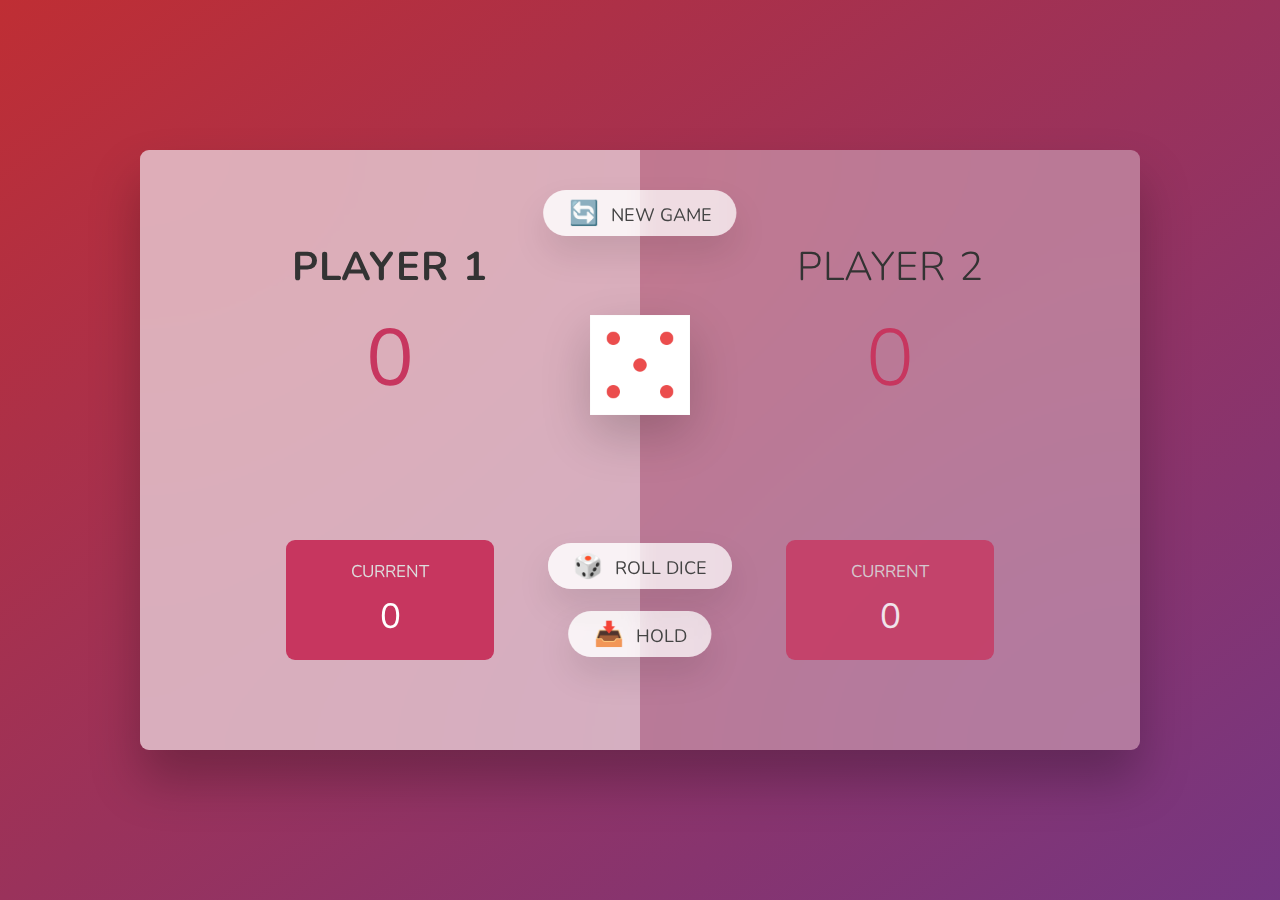
<file: 2playerPigGame/index.html>
<!DOCTYPE html>
<html lang="en">
  <head>
    <meta charset="UTF-8" />
    <meta name="viewport" content="width=device-width, initial-scale=1.0" />
    <meta http-equiv="X-UA-Compatible" content="ie=edge" />
    <link rel="stylesheet" href="style.css" />
    <title>Pig Game</title>
  </head>
  <body>
    <main>
      <section class="player player--0 ">
        <h2 class="name" id="name--0">Player 1</h2>
        <p class="score" id="score--0">0</p>
        <div class="current">
          <p class="current-label">Current</p>
          <p class="current-score" id="current--0">0</p>
        </div>
      </section>
      <section class="player player--1">
        <h2 class="name" id="name--1">Player 2</h2>
        <p class="score" id="score--1">0</p>
        <div class="current">
          <p class="current-label">Current</p>
          <p class="current-score" id="current--1">0</p>
        </div>
      </section>

      <img src="dice-5.png" alt="Playing dice" class="dice" />
      <button class="btn btn--new">🔄 New game</button>
      <button class="btn btn--roll">🎲 Roll dice</button>
      <button class="btn btn--hold">📥 Hold</button>
    </main>
    <script src="script.js"></script>
  </body>
</html>
</file>
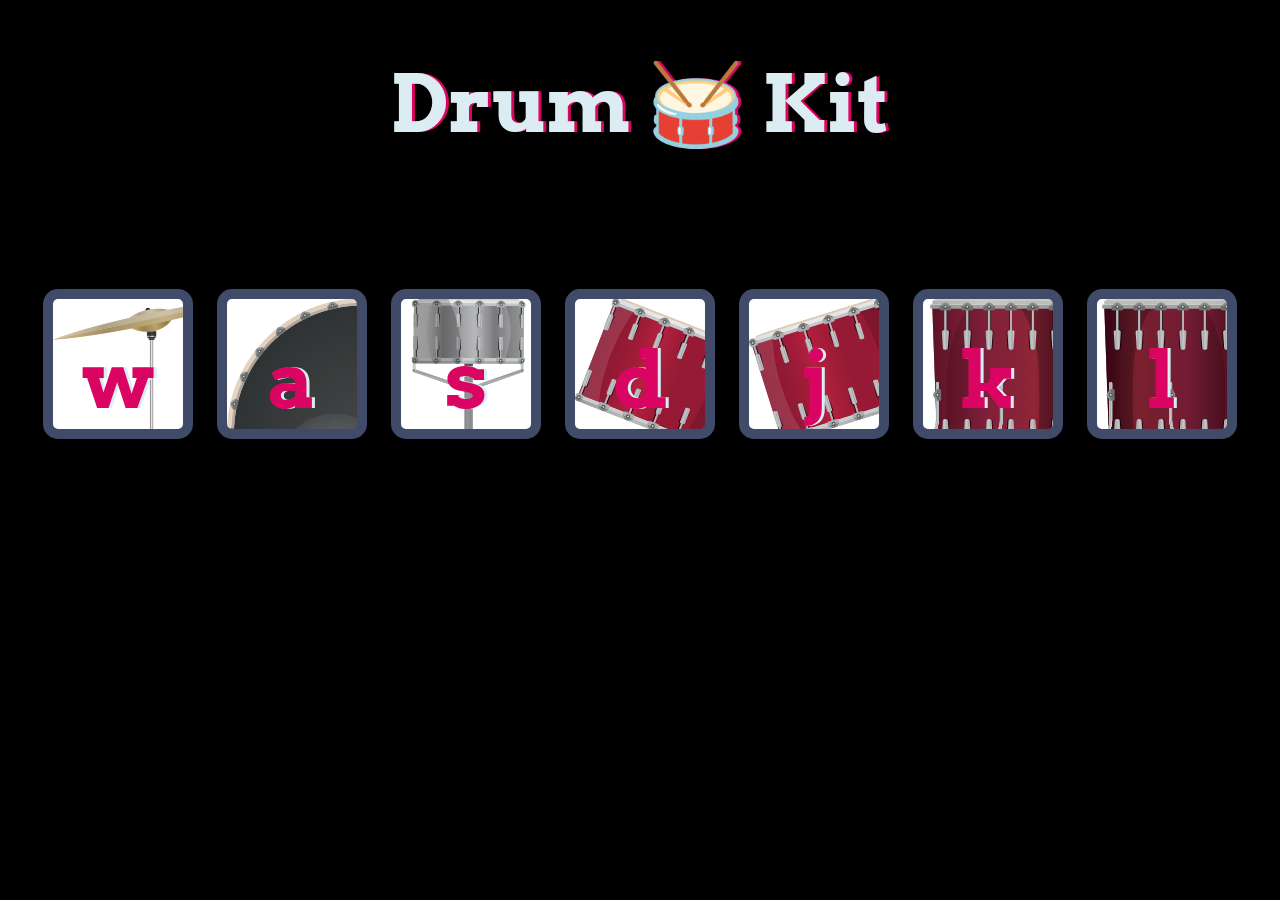
<file: Drum Kit/index.html>
<!DOCTYPE html>
<html lang="en" dir="ltr">

<head>
  <meta charset="utf-8">
  <title>Drum Kit</title>
  <link rel="stylesheet" href="styles.css">
  <link href="https://fonts.googleapis.com/css?family=Arvo" rel="stylesheet">
</head>

<body>

  <h1 id="title">Drum 🥁 Kit</h1>
  <div class="set">
    <button class="w drum">w</button>
    <button class="a drum">a</button>
    <button class="s drum">s</button>
    <button class="d drum">d</button>
    <button class="j drum">j</button>
    <button class="k drum">k</button>
    <button class="l drum">l</button>
  </div>

  <script src="index.js" charset="utf-8"></script>
</body>

</html>
</file>
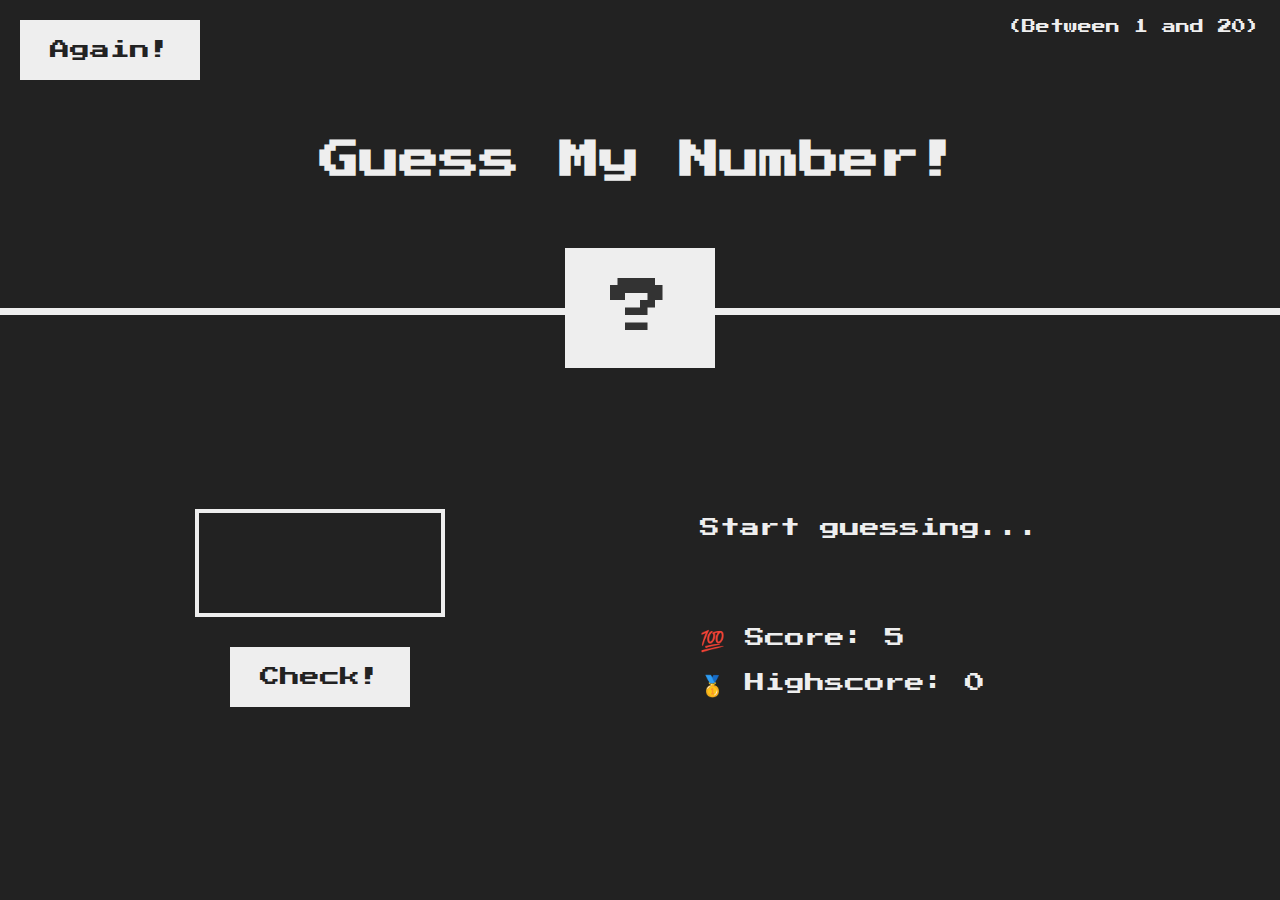
<file: NumberGuessing/index.html>
<!DOCTYPE html>
<html lang="en">
  <head>
    <meta charset="UTF-8" />
    <meta name="viewport" content="width=device-width, initial-scale=1.0" />
    <meta http-equiv="X-UA-Compatible" content="ie=edge" />
    <link rel="stylesheet" href="style.css" />
    <title>Guess My Number!</title>
  </head>
  <body>
    <header>
      <h1>Guess My Number!</h1>
      <p class="between">(Between 1 and 20)</p>
      <button class="btn again">Again!</button>
      <div class="number">?</div>
    </header>
    <main>
      <section class="left">
        <input type="number" class="guess" />
        <button class="btn check">Check!</button>
      </section>
      <section class="right">
        <p class="message">Start guessing...</p>
        <p class="label-score">💯 Score: <span class="score">5</span></p>
        <p class="label-highscore">
          🥇 Highscore: <span class="highscore">0</span>
        </p>
      </section>
    </main>
    <script src="script.js"></script>
  </body>
</html>
</file>
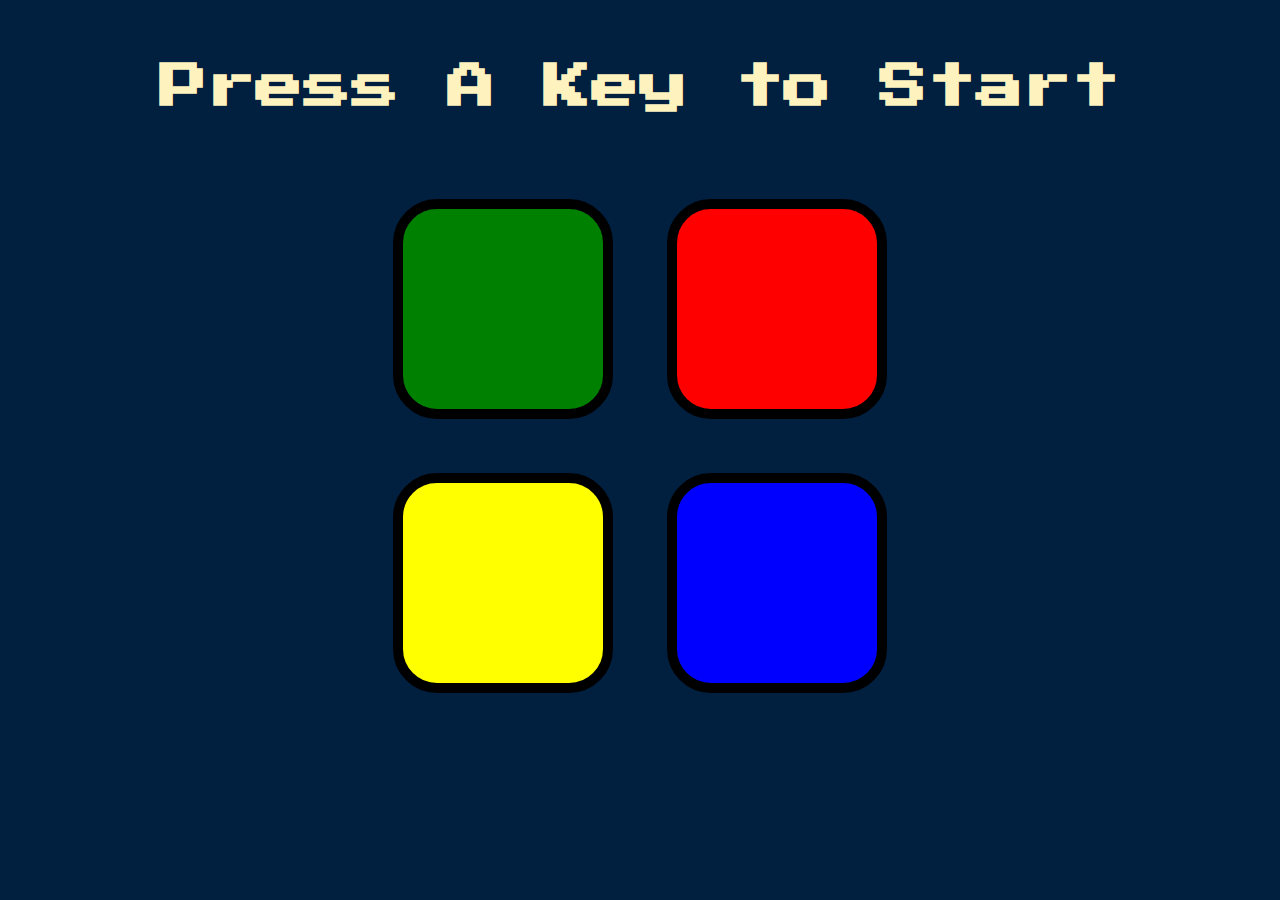
<file: Simon Game/index.html>
<!DOCTYPE html>
<html lang="en" dir="ltr">

<head>
    <meta charset="utf-8">
    <title>Simon</title>
    <link rel="stylesheet" href="styles.css">
    <link href="https://fonts.googleapis.com/css?family=Press+Start+2P" rel="stylesheet">
</head>

<body>
    <h1 id="level-title">Press A Key to Start</h1>
    <div class="container">
        <div class="row">

            <div type="button" id="green" class="btn green">

            </div>

            <div type="button" id="red" class="btn red">

            </div>
        </div>

        <div class="row">

            <div type="button" id="yellow" class="btn yellow">

            </div>
            <div type="button" id="blue" class="btn blue">

            </div>

        </div>

    </div>

    <script src="https://ajax.googleapis.com/ajax/libs/jquery/3.5.1/jquery.min.js"></script>
    <script src="game.js"></script>
</body>

</html>
</file>
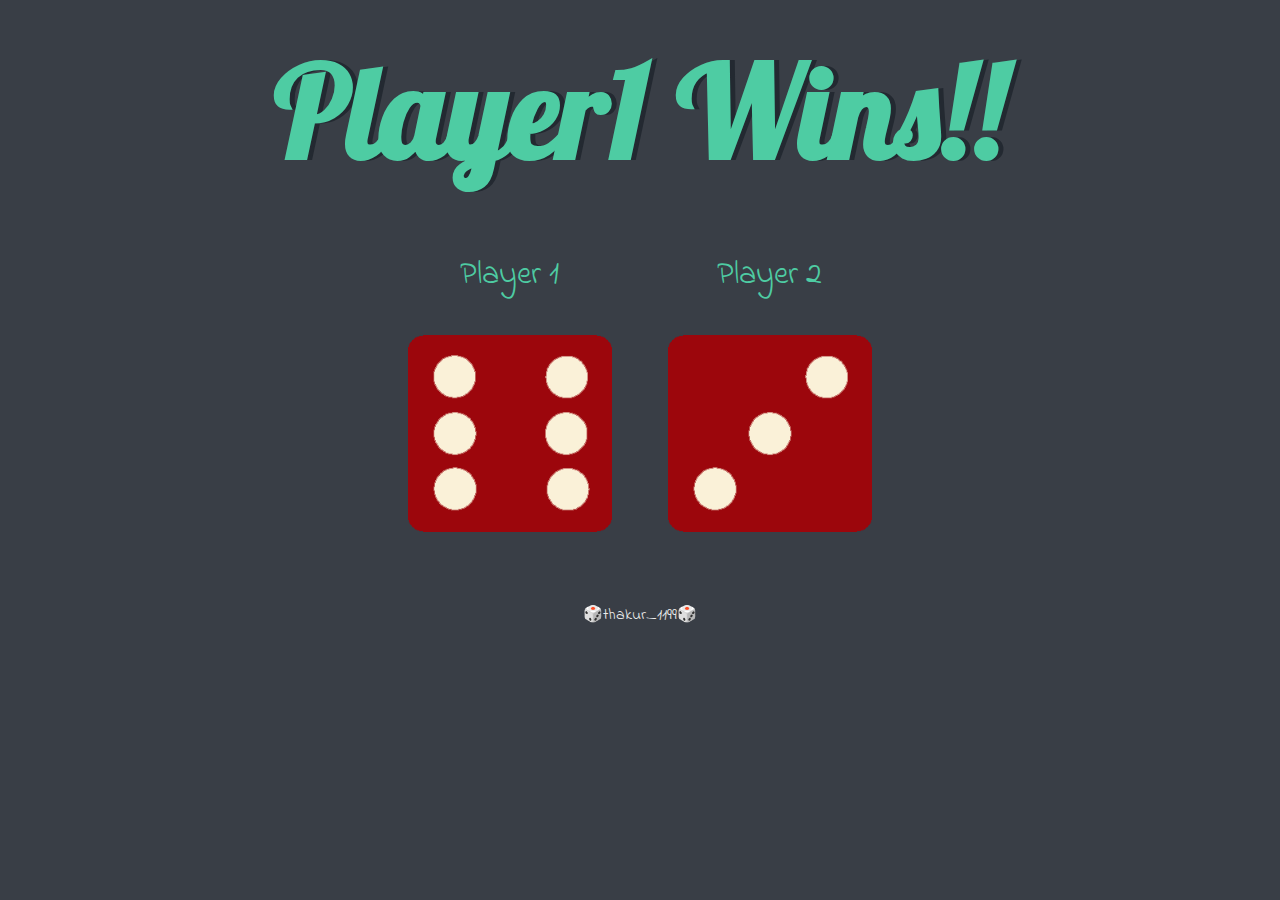
<file: Dice Roller/dicee.html>
<!DOCTYPE html>
<html lang="en" dir="ltr">

<head>
  <meta charset="utf-8">
  <title>Dicee</title>
  <link rel="stylesheet" href="styles.css">
  <link href="https://fonts.googleapis.com/css?family=Indie+Flower|Lobster" rel="stylesheet">


</head>

<body>

  <div class="container">
    <h1>Refresh Me</h1>

    <div class="dice">
      <p>Player 1</p>
      <img class="img1" src="images/dice6.png">
    </div>

    <div class="dice">
      <p>Player 2</p>
      <img class="img2" src="images/dice6.png">
    </div>


  </div>

  <script src="index.js"></script>
</body>

<footer>
  🎲thakur_1199🎲
</footer>

</html>
</file>
<file: 2playerPigGame/style.css>
@import url('https://fonts.googleapis.com/css2?family=Nunito&display=swap');

* {
  margin: 0;
  padding: 0;
  box-sizing: inherit;
}

html {
  font-size: 62.5%;
  box-sizing: border-box;
}

body {
  font-family: 'Nunito', sans-serif;
  font-weight: 400;
  height: 100vh;
  color: #333;
  background-image: linear-gradient(to top left, #753682 0%, #bf2e34 100%);
  display: flex;
  align-items: center;
  justify-content: center;
}

/* LAYOUT */
main {
  position: relative;
  width: 100rem;
  height: 60rem;
  background-color: rgba(255, 255, 255, 0.35);
  backdrop-filter: blur(200px);
  filter: blur();
  box-shadow: 0 3rem 5rem rgba(0, 0, 0, 0.25);
  border-radius: 9px;
  overflow: hidden;
  display: flex;
}

.player {
  flex: 50%;
  padding: 9rem;
  display: flex;
  flex-direction: column;
  align-items: center;
  transition: all 0.75s;
}

/* ELEMENTS */
.name {
  position: relative;
  font-size: 4rem;
  text-transform: uppercase;
  letter-spacing: 1px;
  word-spacing: 2px;
  font-weight: 300;
  margin-bottom: 1rem;
}

.score {
  font-size: 8rem;
  font-weight: 300;
  color: #c7365f;
  margin-bottom: auto;
}

.player--active {
  background-color: rgba(255, 255, 255, 0.4);
}
.player--active .name {
  font-weight: 700;
}
.player--active .score {
  font-weight: 400;
}

.player--active .current {
  opacity: 1;
}

.current {
  background-color: #c7365f;
  opacity: 0.8;
  border-radius: 9px;
  color: #fff;
  width: 65%;
  padding: 2rem;
  text-align: center;
  transition: all 0.75s;
}

.current-label {
  text-transform: uppercase;
  margin-bottom: 1rem;
  font-size: 1.7rem;
  color: #ddd;
}

.current-score {
  font-size: 3.5rem;
}

/* ABSOLUTE POSITIONED ELEMENTS */
.btn {
  position: absolute;
  left: 50%;
  transform: translateX(-50%);
  color: #444;
  background: none;
  border: none;
  font-family: inherit;
  font-size: 1.8rem;
  text-transform: uppercase;
  cursor: pointer;
  font-weight: 400;
  transition: all 0.2s;

  background-color: white;
  background-color: rgba(255, 255, 255, 0.6);
  backdrop-filter: blur(10px);

  padding: 0.7rem 2.5rem;
  border-radius: 50rem;
  box-shadow: 0 1.75rem 3.5rem rgba(0, 0, 0, 0.1);
}

.btn::first-letter {
  font-size: 2.4rem;
  display: inline-block;
  margin-right: 0.7rem;
}

.btn--new {
  top: 4rem;
}
.btn--roll {
  top: 39.3rem;
}
.btn--hold {
  top: 46.1rem;
}

.btn:active {
  transform: translate(-50%, 3px);
  box-shadow: 0 1rem 2rem rgba(0, 0, 0, 0.15);
}

.btn:focus {
  outline: none;
}

.dice {
  position: absolute;
  left: 50%;
  top: 16.5rem;
  transform: translateX(-50%);
  height: 10rem;
  box-shadow: 0 2rem 5rem rgba(0, 0, 0, 0.2);
}

.player--winner {
  background-color: #2f2f2f;
}

.player--winner .name {
  font-weight: 700;
  color: #c7365f;
}
</file>
<file: Drum Kit/styles.css>
body {
  text-align: center;
  background-color: black;
}

h1 {
  font-size: 5rem;
  color: #DBEDF3;
  font-family: "Arvo", cursive;
  text-shadow: 3px 0 #DA0463;
}

footer {
  color: #DBEDF3;
  font-family: sans-serif;
}

.w {
  background-image: url(images/crash.png);
}

.a {
  background-image: url(images/kick.png);
}

.s {
  background-image: url(images/snare.png);
}

.d {
  background-image: url(images/tom1.png);
}

.j {
  background-image: url(images/tom2.png);
}

.k {
  background-image: url(images/tom3.png);
}

.l {
  background-image: url(images/tom4.png);
}

.set {
  margin: 10% auto;
}

.game-over {
  background-color: red;
  opacity: 0.8;
}

.pressed {
  box-shadow: 0 3px 4px 0 #DBEDF3;
  opacity: 0.5;
}

.red {
  color: red;
}

.drum {
  outline: none;
  border: 10px solid #404B69;
  font-size: 5rem;
  font-family: 'Arvo', cursive;
  line-height: 2;
  font-weight: 900;
  color: #DA0463;
  text-shadow: 3px 0 #DBEDF3;
  border-radius: 15px;
  display: inline-block;
  width: 150px;
  height: 150px;
  text-align: center;
  margin: 10px;
  background-color: white;
}
</file>
<file: NumberGuessing/style.css>
@import url('https://fonts.googleapis.com/css?family=Press+Start+2P&display=swap');

* {
  margin: 0;
  padding: 0;
  box-sizing: inherit;
}

html {
  font-size: 62.5%;
  box-sizing: border-box;
}

body {
  font-family: 'Press Start 2P', sans-serif;
  color: #eee;
  background-color: #222;
  /* background-color: #60b347; */
}

/* LAYOUT */
header {
  position: relative;
  height: 35vh;
  border-bottom: 7px solid #eee;
}

main {
  height: 65vh;
  color: #eee;
  display: flex;
  align-items: center;
  justify-content: space-around;
}

.left {
  width: 52rem;
  display: flex;
  flex-direction: column;
  align-items: center;
}

.right {
  width: 52rem;
  font-size: 2rem;
}

/* ELEMENTS STYLE */
h1 {
  font-size: 4rem;
  text-align: center;
  position: absolute;
  width: 100%;
  top: 52%;
  left: 50%;
  transform: translate(-50%, -50%);
}

.number {
  background: #eee;
  color: #333;
  font-size: 6rem;
  width: 15rem;
  padding: 3rem 0rem;
  text-align: center;
  position: absolute;
  bottom: 0;
  left: 50%;
  transform: translate(-50%, 50%);
}

.between {
  font-size: 1.4rem;
  position: absolute;
  top: 2rem;
  right: 2rem;
}

.again {
  position: absolute;
  top: 2rem;
  left: 2rem;
}

.guess {
  background: none;
  border: 4px solid #eee;
  font-family: inherit;
  color: inherit;
  font-size: 5rem;
  padding: 2.5rem;
  width: 25rem;
  text-align: center;
  display: block;
  margin-bottom: 3rem;
}

.btn {
  border: none;
  background-color: #eee;
  color: #222;
  font-size: 2rem;
  font-family: inherit;
  padding: 2rem 3rem;
  cursor: pointer;
}

.btn:hover {
  background-color: #ccc;
}

.message {
  margin-bottom: 8rem;
  height: 3rem;
}

.label-score {
  margin-bottom: 2rem;
}
</file>
<file: Simon Game/styles.css>
body {
    text-align: center;
    background-color: #011F3F;
}

#level-title {
    font-family: 'Press Start 2P', cursive;
    font-size: 3rem;
    margin: 5%;
    color: #FEF2BF;
}

.container {
    display: block;
    width: 50%;
    margin: auto;
}

.btn {
    margin: 25px;
    display: inline-block;
    height: 200px;
    width: 200px;
    border: 10px solid black;
    border-radius: 20%;
}

.game-over {
    background-color: red;
    opacity: 0.8;
}

.red {
    background-color: red;
}

.green {
    background-color: green;
}

.blue {
    background-color: blue;
}

.yellow {
    background-color: yellow;
}

.pressed {
    box-shadow: 0 0 20px white;
    background-color: grey;
}
</file>
<file: Dice Roller/styles.css>
.container {
  width: 70%;
  margin: auto;
  text-align: center;
}

.dice {
  text-align: center;
  display: inline-block;

}

body {
  background-color: #393E46;
}

h1 {
  margin: 30px;
  font-family: 'Lobster', cursive;
  text-shadow: 5px 0 #232931;
  font-size: 8rem;
  color: #4ECCA3;
}

p {
  font-size: 2rem;
  color: #4ECCA3;
  font-family: 'Indie Flower', cursive;
}

img {
  width: 80%;
}

footer {
  margin-top: 5%;
  color: #EEEEEE;
  text-align: center;
  font-family: 'Indie Flower', cursive;

}
</file>
